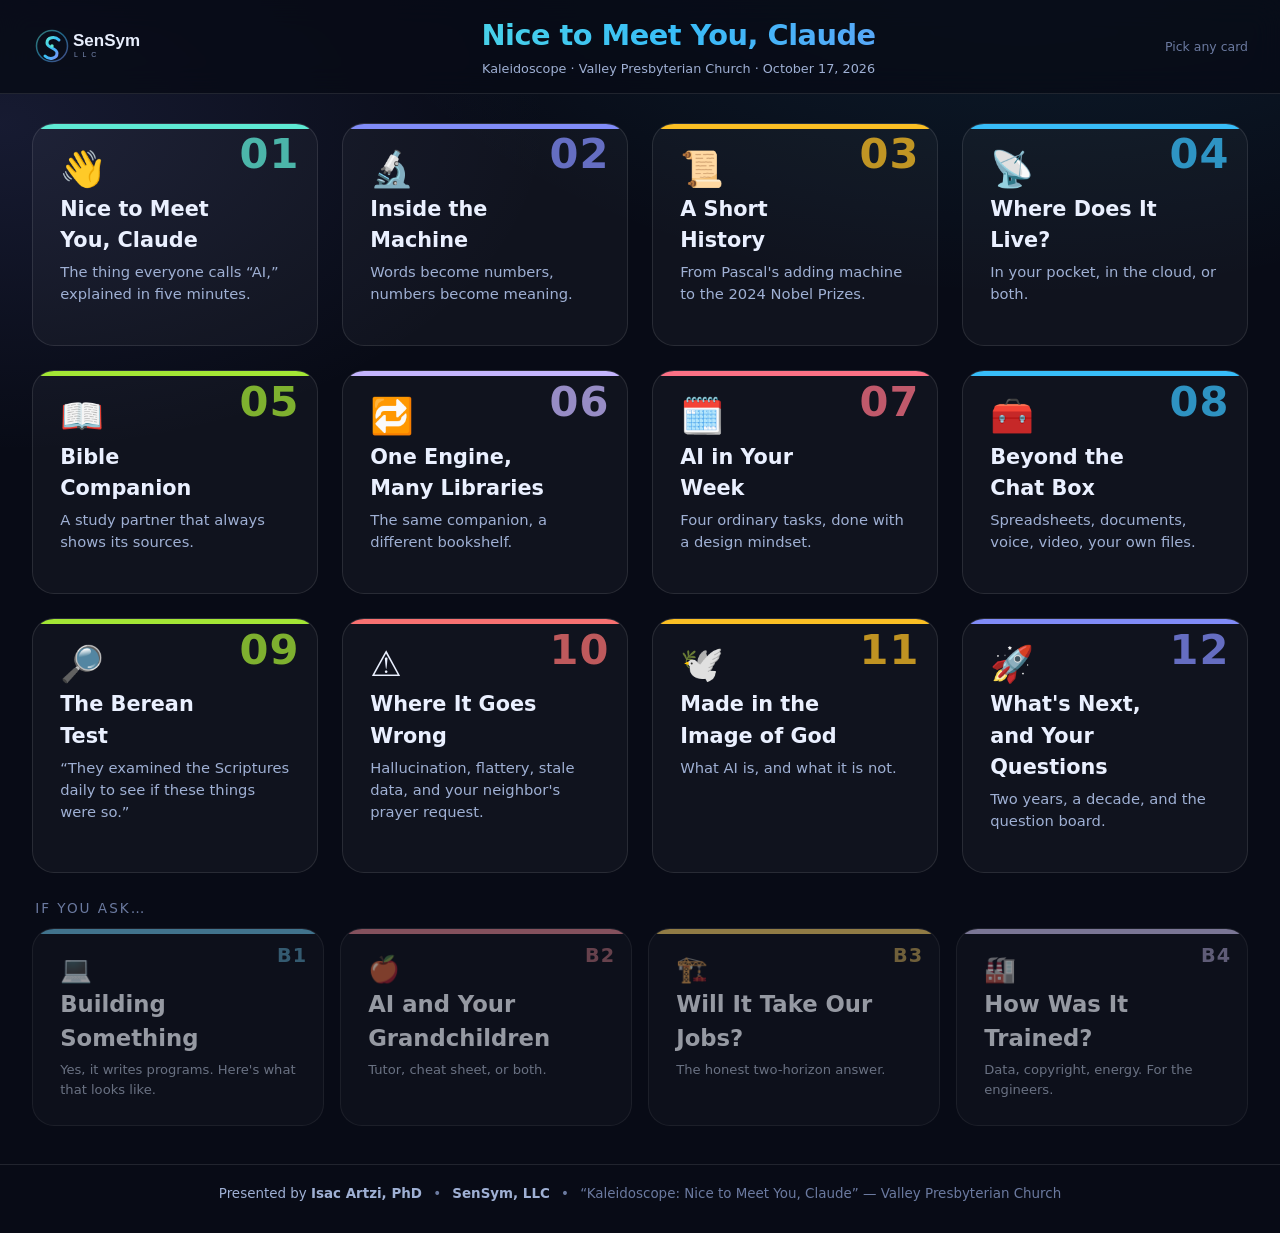
<file: index.html>
<!DOCTYPE html>
<html lang="en">
<head>
  <meta charset="UTF-8" />
  <meta name="viewport" content="width=device-width, initial-scale=1.0" />
  <title>Nice to Meet You, Claude — Kaleidoscope</title>
  <link rel="icon" type="image/svg+xml" href="assets/favicon.svg" />
  <link rel="stylesheet" href="css/styles.css?v=39289a3f" />
</head>
<body>
  <header id="header" class="app-header"></header>

  <main id="view" class="view"></main>

  <footer class="app-footer">
    <span>Presented by <strong>Isac Artzi, PhD</strong></span>
    <span class="sep">•</span>
    <span><strong>SenSym, LLC</strong></span>
    <span class="sep">•</span>
    <span class="muted">“Kaleidoscope: Nice to Meet You, Claude” — Valley Presbyterian Church</span>
  </footer>

  <script type="module" src="js/app.js?v=39289a3f"></script>
</body>
</html>
</file>
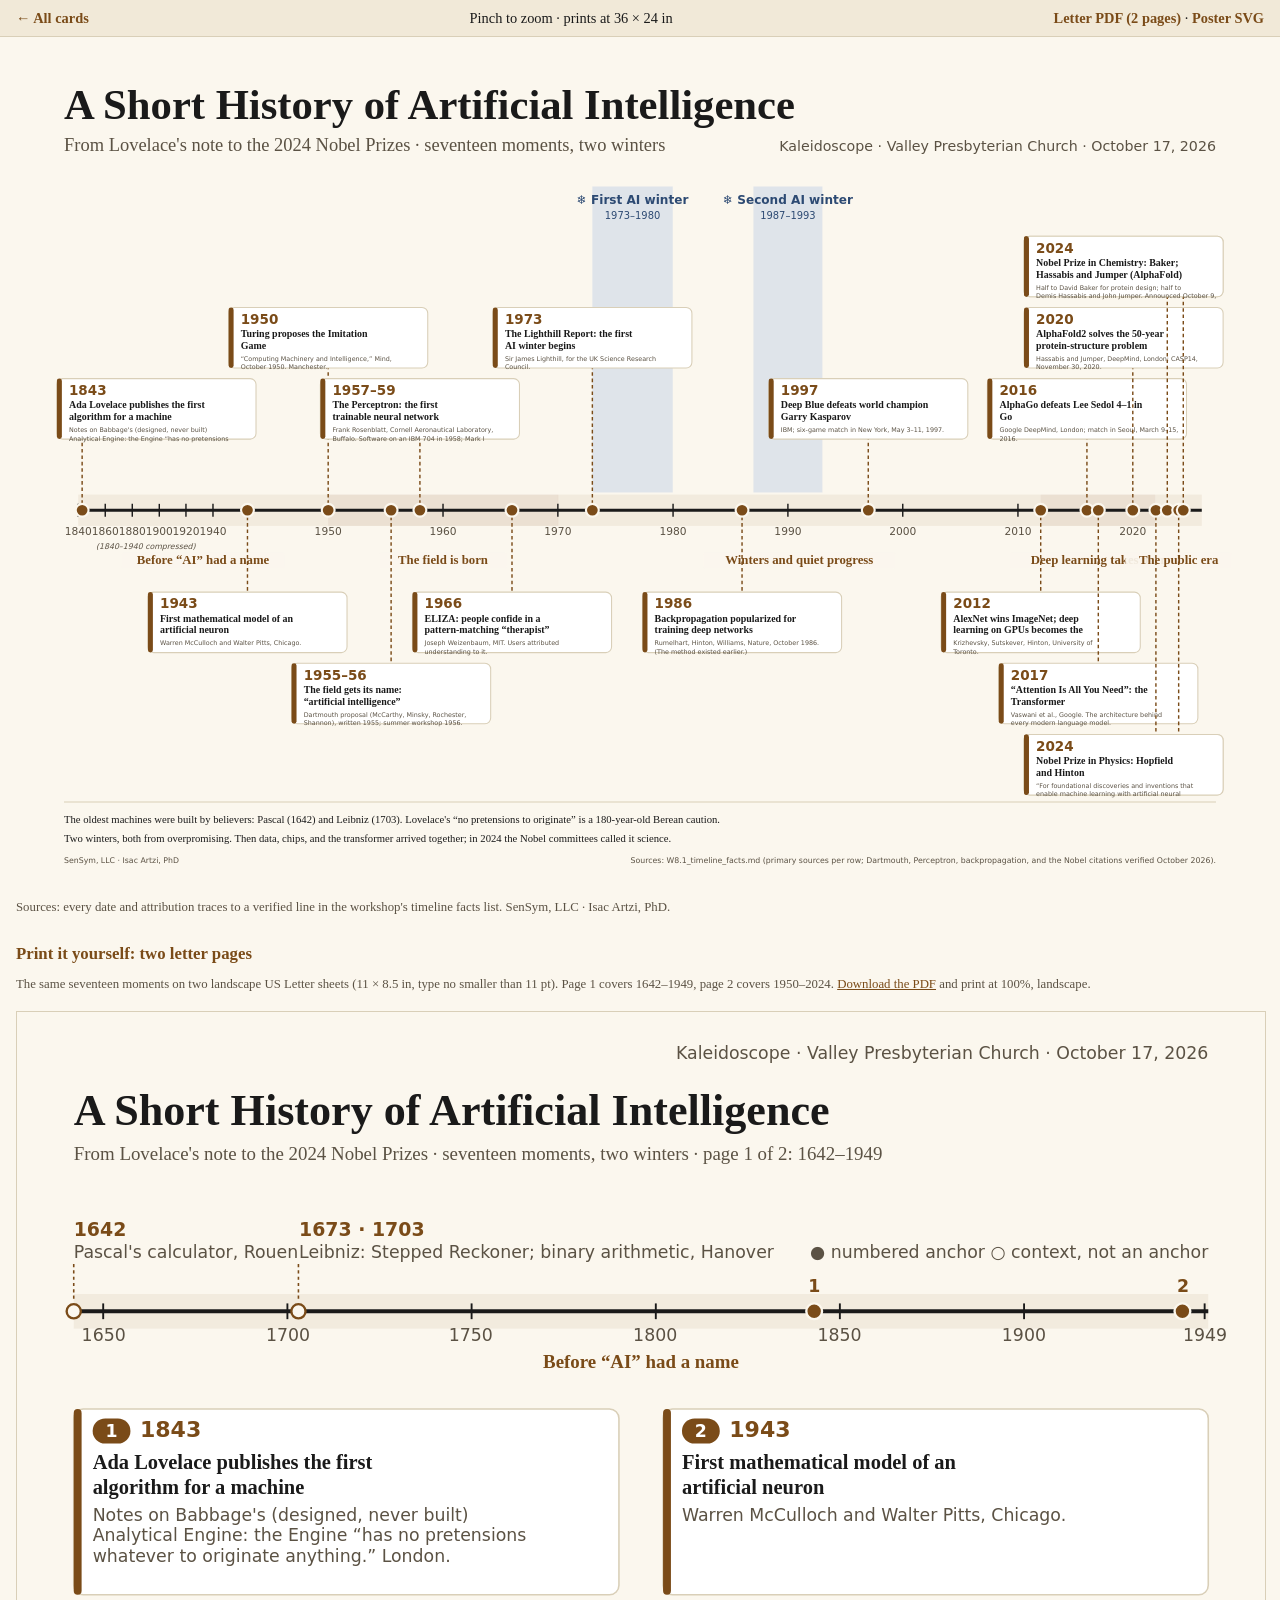
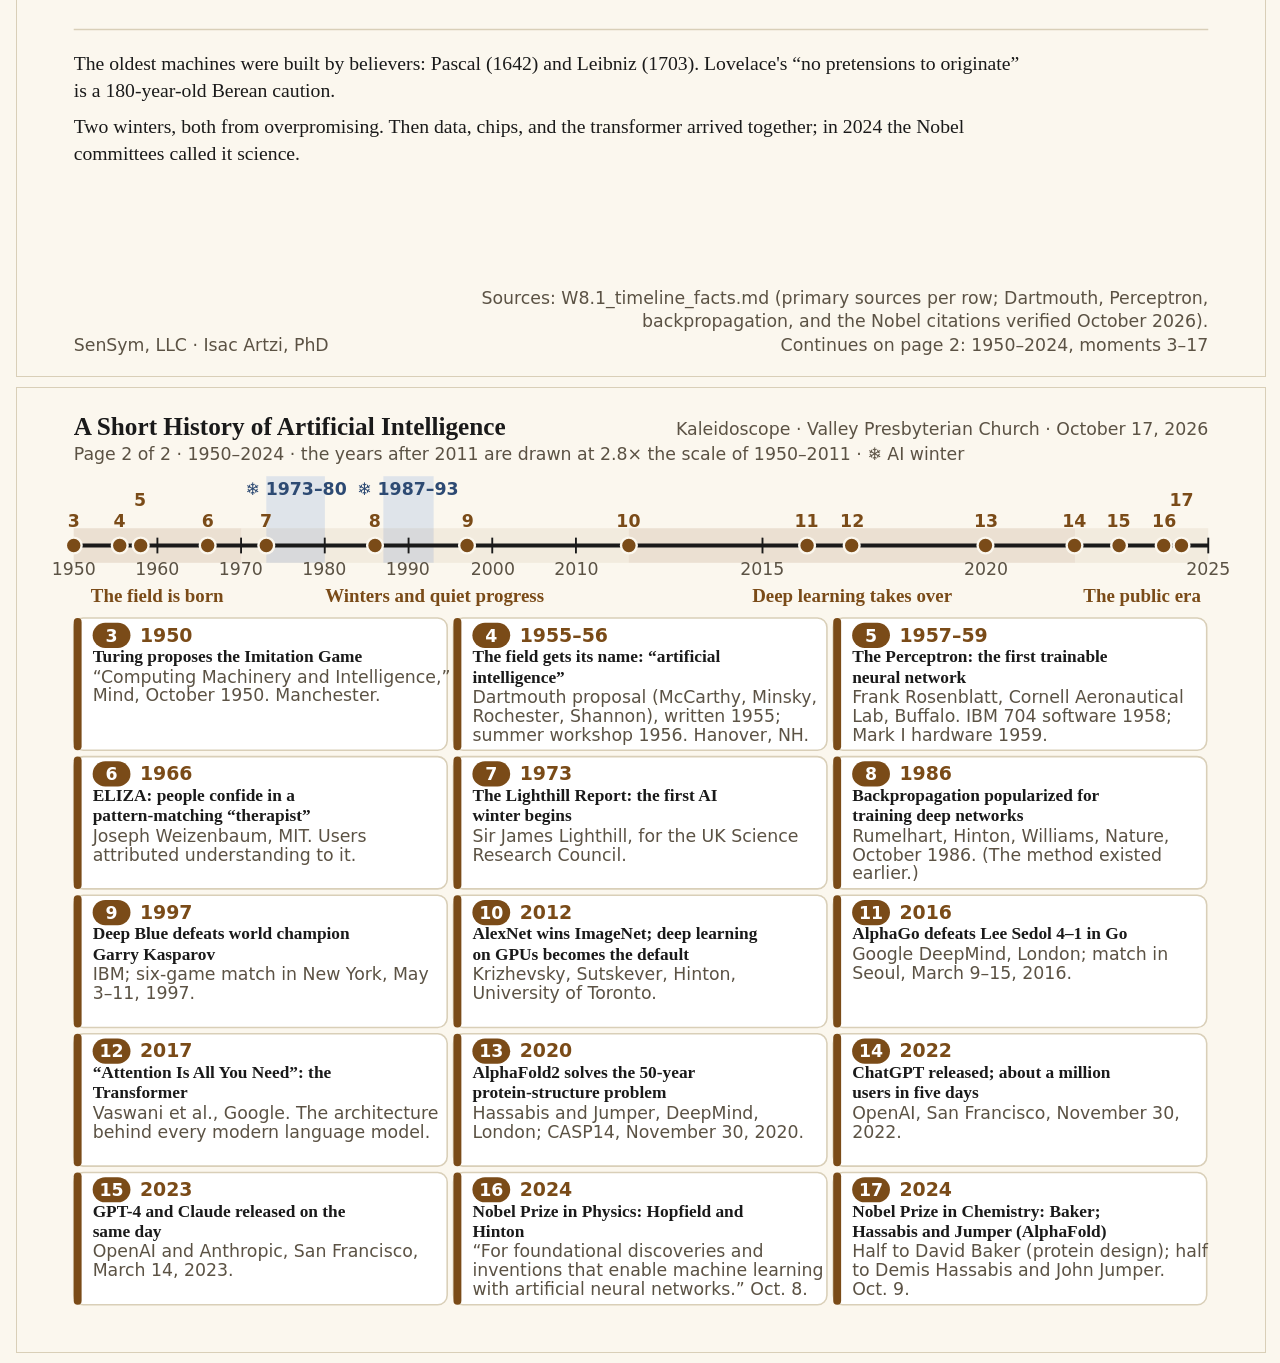
<file: poster.html>
<!DOCTYPE html>
<html lang="en"><head><meta charset="UTF-8"/><meta name="viewport" content="width=device-width, initial-scale=1.0"/>
<title>A Short History of Artificial Intelligence — poster</title>
<link rel="icon" type="image/svg+xml" href="assets/favicon.svg"/>
<style>
  body{margin:0;background:#fbf7ee;color:#1a1a1a;font-family:Georgia,serif}
  .bar{display:flex;justify-content:space-between;align-items:center;padding:.6rem 1rem;font-size:.9rem;background:#f1e9d8;border-bottom:1px solid #d9cfb8}
  .bar a{color:#7a4b18;text-decoration:none;font-weight:700}
  img{display:block;width:100%;height:auto}
  p.note{margin:0;padding:.6rem 1rem;font-size:.8rem;color:#5b5244}
  p.note a{color:#7a4b18}
  h2{font-size:1.05rem;margin:1.2rem 1rem .2rem;color:#7a4b18}
  img.page{width:calc(100% - 2rem);margin:.6rem 1rem;border:1px solid #d9cfb8;background:#fbf7ee}
</style></head>
<body>
<div class="bar"><a href="./">← All cards</a><span>Pinch to zoom · prints at 36 × 24 in</span><span><a href="assets/diagrams/history-letter.pdf" download="W8.2_history_letter.pdf">Letter PDF (2 pages)</a> · <a href="assets/diagrams/history.svg" download>Poster SVG</a></span></div>
<img src="assets/diagrams/history.svg" alt="A Short History of Artificial Intelligence: seventeen moments from 1843 to 2024, two winters shaded"/>
<p class="note">Sources: every date and attribution traces to a verified line in the workshop's timeline facts list. SenSym, LLC · Isac Artzi, PhD.</p>
<h2 id="letter">Print it yourself: two letter pages</h2>
<p class="note">The same seventeen moments on two landscape US Letter sheets (11 × 8.5 in, type no smaller than 11 pt). Page 1 covers 1642–1949, page 2 covers 1950–2024. <a href="assets/diagrams/history-letter.pdf" download="W8.2_history_letter.pdf">Download the PDF</a> and print at 100%, landscape.</p>
<img class="page" src="assets/diagrams/history-letter-1.svg" alt="Letter page 1 of 2: 1642 to 1949, moments 1 and 2 with Pascal and Leibniz as context"/>
<img class="page" src="assets/diagrams/history-letter-2.svg" alt="Letter page 2 of 2: 1950 to 2024, moments 3 to 17 with the two AI winters shaded"/>
</body></html>
</file>
<file: css/styles.css>
/* =========================================================================
   How to AI? — diagram deck, TV-optimized (75" screen)
   ========================================================================= */
:root {
  --bg: #080b16;
  --bg-2: #0e1426;
  --panel: rgba(255, 255, 255, 0.035);
  --panel-bd: rgba(255, 255, 255, 0.10);
  --ink: #eaf0ff;
  --ink-dim: #9fb0d4;
  --ink-faint: #6b7aa0;
  --accent: #5eead4;
  --radius: 22px;
  --maxw: 1900px;
  font-size: clamp(16px, 1.05vw, 24px);
}
* { box-sizing: border-box; }
[hidden] { display: none !important; }
body {
  margin: 0;
  font-family: "Segoe UI", system-ui, -apple-system, Helvetica, Arial, sans-serif;
  color: var(--ink);
  background:
    radial-gradient(1200px 700px at 80% -10%, rgba(56,189,248,0.12), transparent 60%),
    radial-gradient(1000px 600px at 0% 10%, rgba(129,140,248,0.12), transparent 55%),
    var(--bg);
  min-height: 100vh; line-height: 1.5;
}
body.noscroll { overflow: hidden; }

/* ---------------------------------------------------------------- Header */
.app-header {
  position: sticky; top: 0; z-index: 20;
  display: grid; grid-template-columns: auto 1fr auto; align-items: center; gap: 1.5rem;
  padding: 0.9rem 2rem;
  background: rgba(8,11,22,0.82); backdrop-filter: blur(14px);
  border-bottom: 1px solid var(--panel-bd);
}
.brand { cursor: pointer; display: flex; align-items: center; }
.logo { height: 2.5rem; width: auto; display: block; }
.title-block { text-align: center; }
.title-block h1 {
  margin: 0; font-size: 1.8rem; font-weight: 800; letter-spacing: -0.5px;
  background: linear-gradient(90deg,#5eead4,#38bdf8,#818cf8);
  -webkit-background-clip: text; background-clip: text; color: transparent;
}
.title-block .subtitle { margin: 0.1rem 0 0; color: var(--ink-dim); font-size: 0.8rem; }
.header-right { text-align: right; }
.header-right .hint { color: var(--ink-faint); font-size: 0.78rem; }

/* ---------------------------------------------------------------- Layout */
.view { max-width: var(--maxw); margin: 0 auto; padding: 1.8rem 2rem 2.4rem; }

/* ---------------------------------------------------------------- Home */
/* 12 cards in a fixed 4×3 grid; the number must read from the back of B106. */
.grid.grid-12 { grid-template-columns: repeat(4, 1fr); }
.grid-12 .card-n { font-size: 2.6rem; top: 0.6rem; right: 1.1rem; line-height: 1; }
.grid-12 .card-icon { font-size: 2.2rem; }
.grid-12 .card h2 { font-size: 1.3rem; padding-right: 3.2rem; }
.card-check {
  position: absolute; top: 0.9rem; left: 1.1rem; font-size: 1rem; font-weight: 800;
  color: color-mix(in srgb, var(--accent) 80%, transparent);
}
.card.seen { border-color: color-mix(in srgb, var(--accent) 30%, transparent); }
.pocket { margin-top: 1.6rem; }
.pocket-label { color: var(--ink-faint); font-size: 0.85rem; text-transform: uppercase; letter-spacing: 2px; margin: 0 0 0.6rem 0.2rem; }
.grid.grid-pocket { grid-template-columns: repeat(4, 1fr); gap: 1rem; }
.pocket-card { opacity: 0.62; padding: 1rem 1.2rem 0.9rem; filter: saturate(0.6); }
.pocket-card:hover { opacity: 1; filter: none; }
.pocket-card .card-n { font-size: 1.2rem; top: 0.8rem; right: 1rem; }
.pocket-card .card-icon { font-size: 1.6rem; margin-bottom: 0.3rem; }
.pocket-card h2 { font-size: 1.05rem; }
.pocket-card .card-tag { font-size: 0.82rem; margin-bottom: 0.2rem; }
.no-diagram { padding: 6rem 2rem; text-align: center; }
.no-diagram-icon { font-size: 5rem; }
.no-diagram h2 { font-size: 2.6rem; margin: 0.5rem 0 0.3rem; }
.no-diagram p { color: var(--ink-dim); font-size: 1.4rem; }

/* ---------------------------------------------------------------- Presenter overlays */
.clock {
  position: fixed; right: 14px; bottom: 10px; z-index: 60;
  font: 600 0.7rem/1 ui-monospace, Menlo, monospace; color: rgba(159,176,212,0.45);
  background: rgba(8,11,22,0.4); padding: 0.3rem 0.5rem; border-radius: 6px; pointer-events: none;
}
.toast {
  position: fixed; left: 50%; bottom: 3.2rem; transform: translateX(-50%); z-index: 70;
  background: rgba(14,20,38,0.95); border: 1px solid var(--panel-bd); color: var(--ink);
  padding: 0.7rem 1.1rem; border-radius: 10px; font-size: 0.95rem; max-width: 70vw;
}
.keymap {
  position: fixed; inset: 0; z-index: 80; background: rgba(5,7,15,0.8);
  display: flex; align-items: center; justify-content: center;
}
.keymap-box {
  background: var(--bg-2); border: 1px solid var(--panel-bd); border-radius: 16px;
  padding: 1.4rem 1.8rem; min-width: 34rem; max-width: 90vw;
}
.keymap-box h3 { margin: 0 0 0.8rem; font-size: 1.3rem; }
.keymap-box table { border-collapse: collapse; width: 100%; }
.keymap-box td { padding: 0.3rem 0.6rem 0.3rem 0; font-size: 1rem; color: var(--ink-dim); vertical-align: top; }
.keymap-box td:first-child { white-space: nowrap; width: 11rem; }
.keymap-box kbd { font: 700 0.9rem ui-monospace, Menlo, monospace; color: var(--ink); background: rgba(255,255,255,0.08); padding: 0.15rem 0.45rem; border-radius: 6px; }
.keymap-box p { margin: 0.8rem 0 0; color: var(--ink-faint); font-size: 0.85rem; }
.recording { position: fixed; inset: 0; z-index: 90; background: #000; display: flex; flex-direction: column; align-items: center; justify-content: center; }
.recording video { max-width: 100vw; max-height: 94vh; }
.recording-hint { color: var(--ink-faint); font-size: 0.8rem; margin-top: 0.4rem; }

.hero { text-align: center; margin: 0.6rem 0 2rem; }
.hero-h { font-size: 1.7rem; margin: 0 0 0.5rem; }
.hero-p { color: var(--ink-dim); font-size: 1rem; max-width: 62ch; margin: 0 auto; }
.hero-p strong { color: var(--ink); }

.grid {
  display: grid; grid-template-columns: repeat(auto-fit, minmax(330px, 1fr)); gap: 1.5rem;
}
.card {
  position: relative; display: flex; flex-direction: column;
  text-decoration: none; color: var(--ink);
  background: var(--panel); border: 1px solid var(--panel-bd);
  border-radius: var(--radius); padding: 1.7rem 1.7rem 1.4rem; overflow: hidden;
  transition: transform .2s ease, box-shadow .2s ease, border-color .2s ease;
}
.card::before { content:""; position:absolute; inset:0 0 auto 0; height:5px; background:var(--accent); }
.card:hover {
  transform: translateY(-6px);
  border-color: color-mix(in srgb, var(--accent) 55%, transparent);
  box-shadow: 0 22px 50px -20px color-mix(in srgb, var(--accent) 60%, transparent);
}
.card-n {
  position: absolute; top: 1.2rem; right: 1.4rem;
  font-size: 1.1rem; font-weight: 800; color: color-mix(in srgb, var(--accent) 75%, transparent);
  letter-spacing: 1px;
}
.card-icon { font-size: 2.8rem; line-height: 1; margin-bottom: 0.5rem; }
.card h2 { margin: 0 0 0.3rem; font-size: 1.42rem; }
.card-tag { color: var(--ink-dim); font-size: 0.92rem; margin: 0 0 1.1rem; flex: 1; }
.card-go { margin-top: 0.6rem; color: var(--accent); font-weight: 700; font-size: 0.9rem; }

/* ---------------------------------------------------------------- Topic bar */
.topic-bar {
  display: grid; grid-template-columns: auto 1fr auto; align-items: center; gap: 1rem;
  margin-bottom: 1rem;
}
.back { color: var(--ink-dim); text-decoration: none; font-weight: 600; font-size: 0.95rem; white-space: nowrap; }
.back:hover { color: var(--ink); }
.topic-id { text-align: center; font-size: 1.3rem; font-weight: 700; }
.topic-id .tnum { color: var(--accent); font-weight: 800; margin-right: 0.4rem; }
.bar-actions { display: flex; gap: 0.6rem; }
.ghost-btn {
  border: 1px solid var(--panel-bd); background: transparent; color: var(--ink-dim);
  font: inherit; font-size: 0.85rem; font-weight: 600; padding: 0.5rem 0.9rem;
  border-radius: 10px; cursor: pointer; white-space: nowrap;
}
.ghost-btn:hover, .ghost-btn.on { color: var(--ink); border-color: var(--accent); }

/* ---------------------------------------------------------------- Stage */
.stage {
  position: relative; border-radius: 18px; overflow: hidden;
  border: 1px solid var(--panel-bd); background: #0a0e1c;
  box-shadow: 0 30px 70px -30px color-mix(in srgb, var(--accent) 50%, transparent);
}
.diagram-img { display: block; width: 100%; height: auto; cursor: zoom-in; }
.nav-arrow {
  position: absolute; top: 50%; transform: translateY(-50%);
  width: 56px; height: 84px; border: 0; border-radius: 12px;
  background: rgba(8,11,22,0.55); color: var(--ink); font-size: 2.4rem; line-height: 1;
  cursor: pointer; opacity: 0; transition: opacity .18s ease; backdrop-filter: blur(4px);
}
.stage:hover .nav-arrow { opacity: 0.85; }
.nav-arrow:hover { opacity: 1; background: color-mix(in srgb, var(--accent) 40%, rgba(8,11,22,0.6)); }
.nav-arrow.left { left: 14px; }
.nav-arrow.right { right: 14px; }

/* Fullscreen mode */
.stage.fs {
  position: fixed; inset: 0; z-index: 100; border-radius: 0; border: 0;
  display: flex; align-items: center; justify-content: center; background: #05070f;
}
.stage.fs .diagram-img { width: auto; height: 100vh; max-width: 100vw; cursor: zoom-out; }
.stage.fs .nav-arrow { opacity: 0.5; width: 64px; height: 120px; }

/* ---------------------------------------------------------------- Cues */
.cues {
  display: grid; grid-template-columns: 2fr 1fr; gap: 1.2rem; margin-top: 1.1rem;
}
.cues-col {
  background: var(--panel); border: 1px solid var(--panel-bd);
  border-left: 4px solid var(--accent); border-radius: 14px; padding: 1.1rem 1.3rem;
}
.cues-col.demo { border-left-color: #fbbf24; }
.cues-col h4 { margin: 0 0 0.6rem; font-size: 1rem; color: var(--accent); }
.cues-col.demo h4 { color: #fbbf24; }
.cues-col ul { margin: 0; padding-left: 1.2rem; }
.cues-col li { margin: 0 0 0.45rem; color: var(--ink-dim); font-size: 1rem; }
.cues-col.demo p { margin: 0; color: var(--ink-dim); font-size: 1rem; }

/* ---------------------------------------------------------------- Pager */
.pager {
  display: grid; grid-template-columns: 1fr auto 1fr; align-items: center; gap: 1rem;
  margin-top: 1.3rem;
}
.pager-link { color: var(--ink-dim); text-decoration: none; font-size: 0.92rem; font-weight: 600; }
.pager-link:last-child { text-align: right; }
.pager-link:hover { color: var(--ink); }
.pager-dots { display: flex; gap: 0.5rem; }
.pager-dots .dot { width: 11px; height: 11px; border-radius: 50%; background: var(--panel-bd); transition: .15s; }
.pager-dots .dot:hover { background: var(--ink-faint); }
.pager-dots .dot.active { background: var(--accent); box-shadow: 0 0 10px var(--accent); }

/* ---------------------------------------------------------------- Footer */
.app-footer {
  display: flex; flex-wrap: wrap; justify-content: center; gap: 0.7rem;
  padding: 1.2rem 2rem 1.8rem; color: var(--ink-dim); font-size: 0.84rem;
  border-top: 1px solid var(--panel-bd);
}
.app-footer .sep { color: var(--ink-faint); }
.app-footer .muted { color: var(--ink-faint); }

@media (max-width: 1100px) {
  .grid.grid-12, .grid.grid-pocket { grid-template-columns: repeat(2, 1fr); }
}
/* Phones (attendee copy): one column, number out of the icon's way, full-width diagram. */
@media (max-width: 560px) {
  .grid.grid-12, .grid.grid-pocket { grid-template-columns: 1fr; gap: 0.9rem; }
  .grid-12 .card-n { font-size: 1.9rem; top: 0.8rem; }
  .grid-12 .card h2 { font-size: 1.25rem; padding-right: 3rem; }
  .card { padding: 1.2rem 1.2rem 1rem; }
  .view { padding: 1rem 0.8rem 1.6rem; }
  .title-block h1 { font-size: 1.4rem; }
  .topic-bar { grid-template-columns: 1fr; justify-items: start; gap: 0.4rem; }
  .topic-id { text-align: left; font-size: 1.1rem; }
  .bar-actions .ghost-btn { font-size: 0.78rem; padding: 0.4rem 0.6rem; }
}
@media (max-width: 820px) {
  .app-header, .topic-bar { grid-template-columns: 1fr; justify-items: center; gap: .6rem; }
  .cues { grid-template-columns: 1fr; }
  .header-right { display: none; }
}

.selftest {
  position: fixed; left: 1rem; top: 5rem; z-index: 95; max-height: 80vh; overflow: auto;
  background: rgba(8,11,22,0.95); border: 1px solid var(--panel-bd); border-radius: 10px;
  padding: 0.8rem 1rem; font: 600 0.78rem/1.5 ui-monospace, Menlo, monospace; color: var(--ink);
}
</file>
